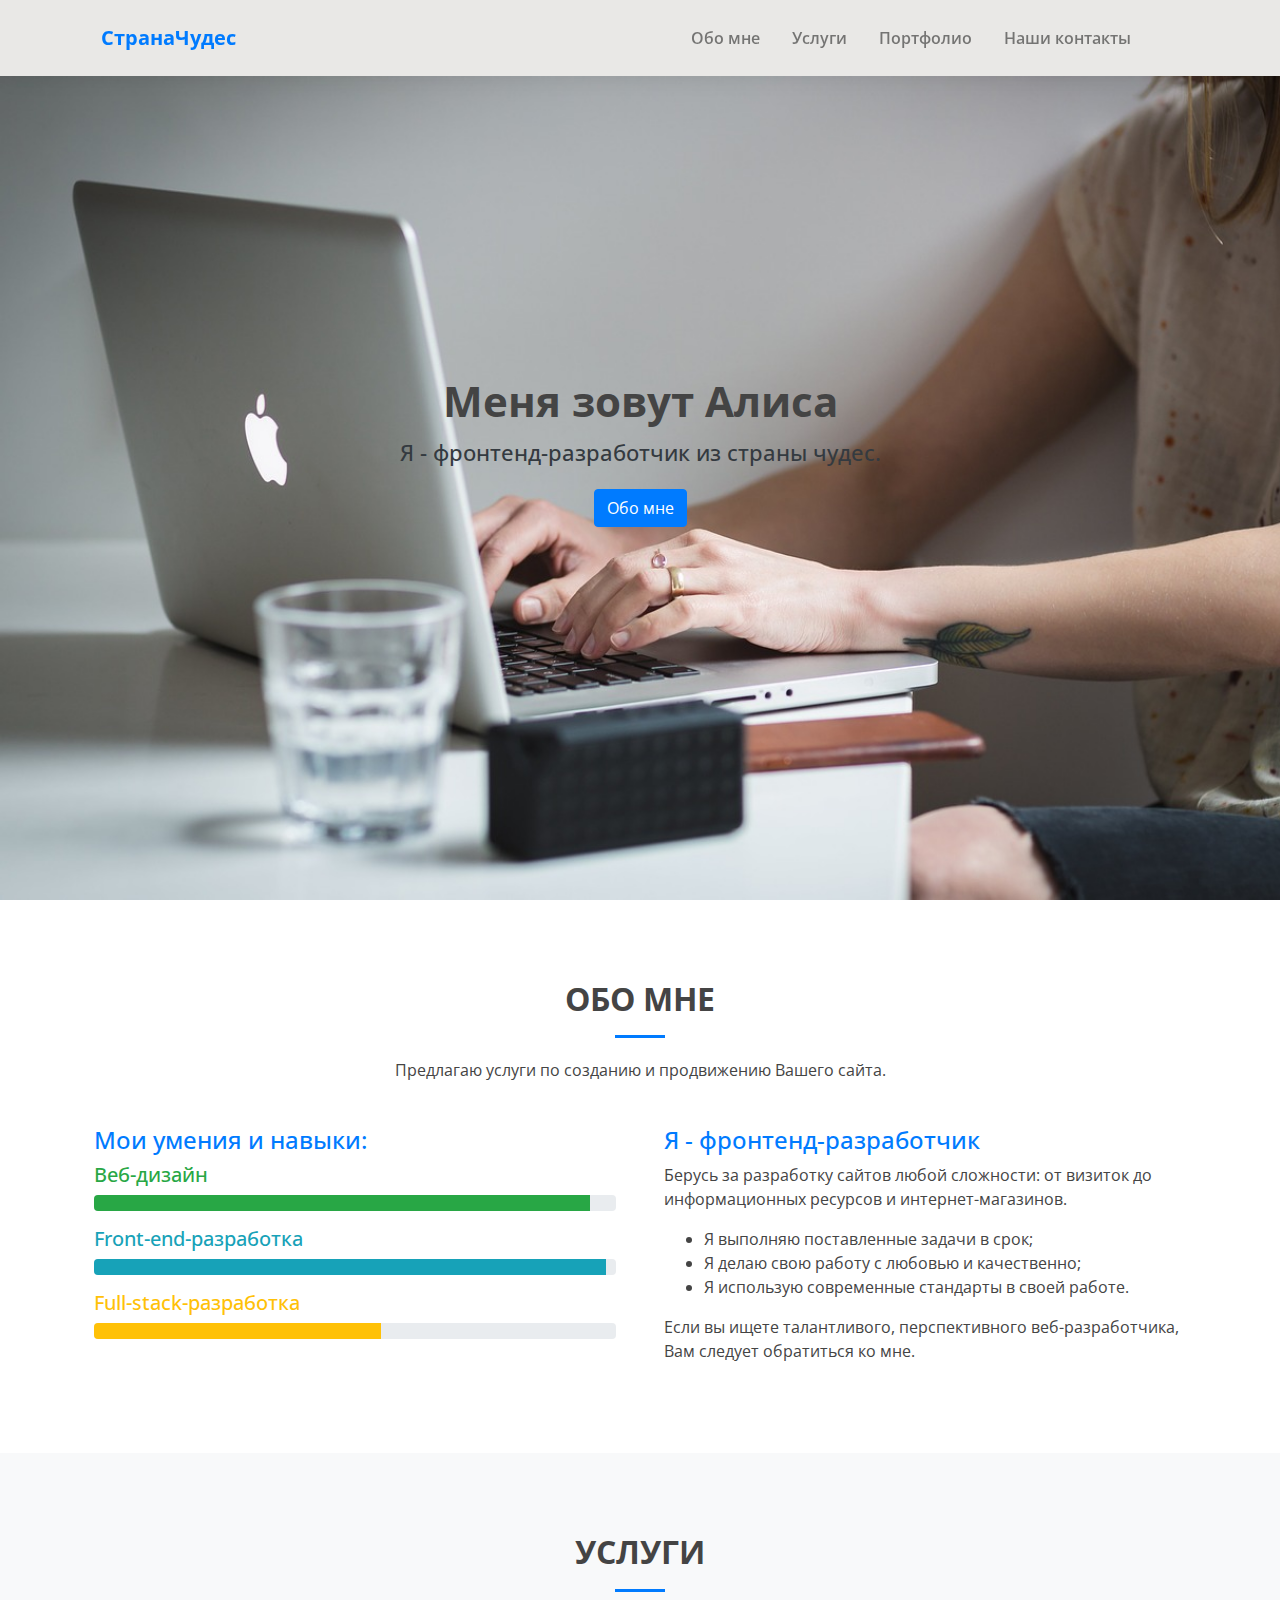
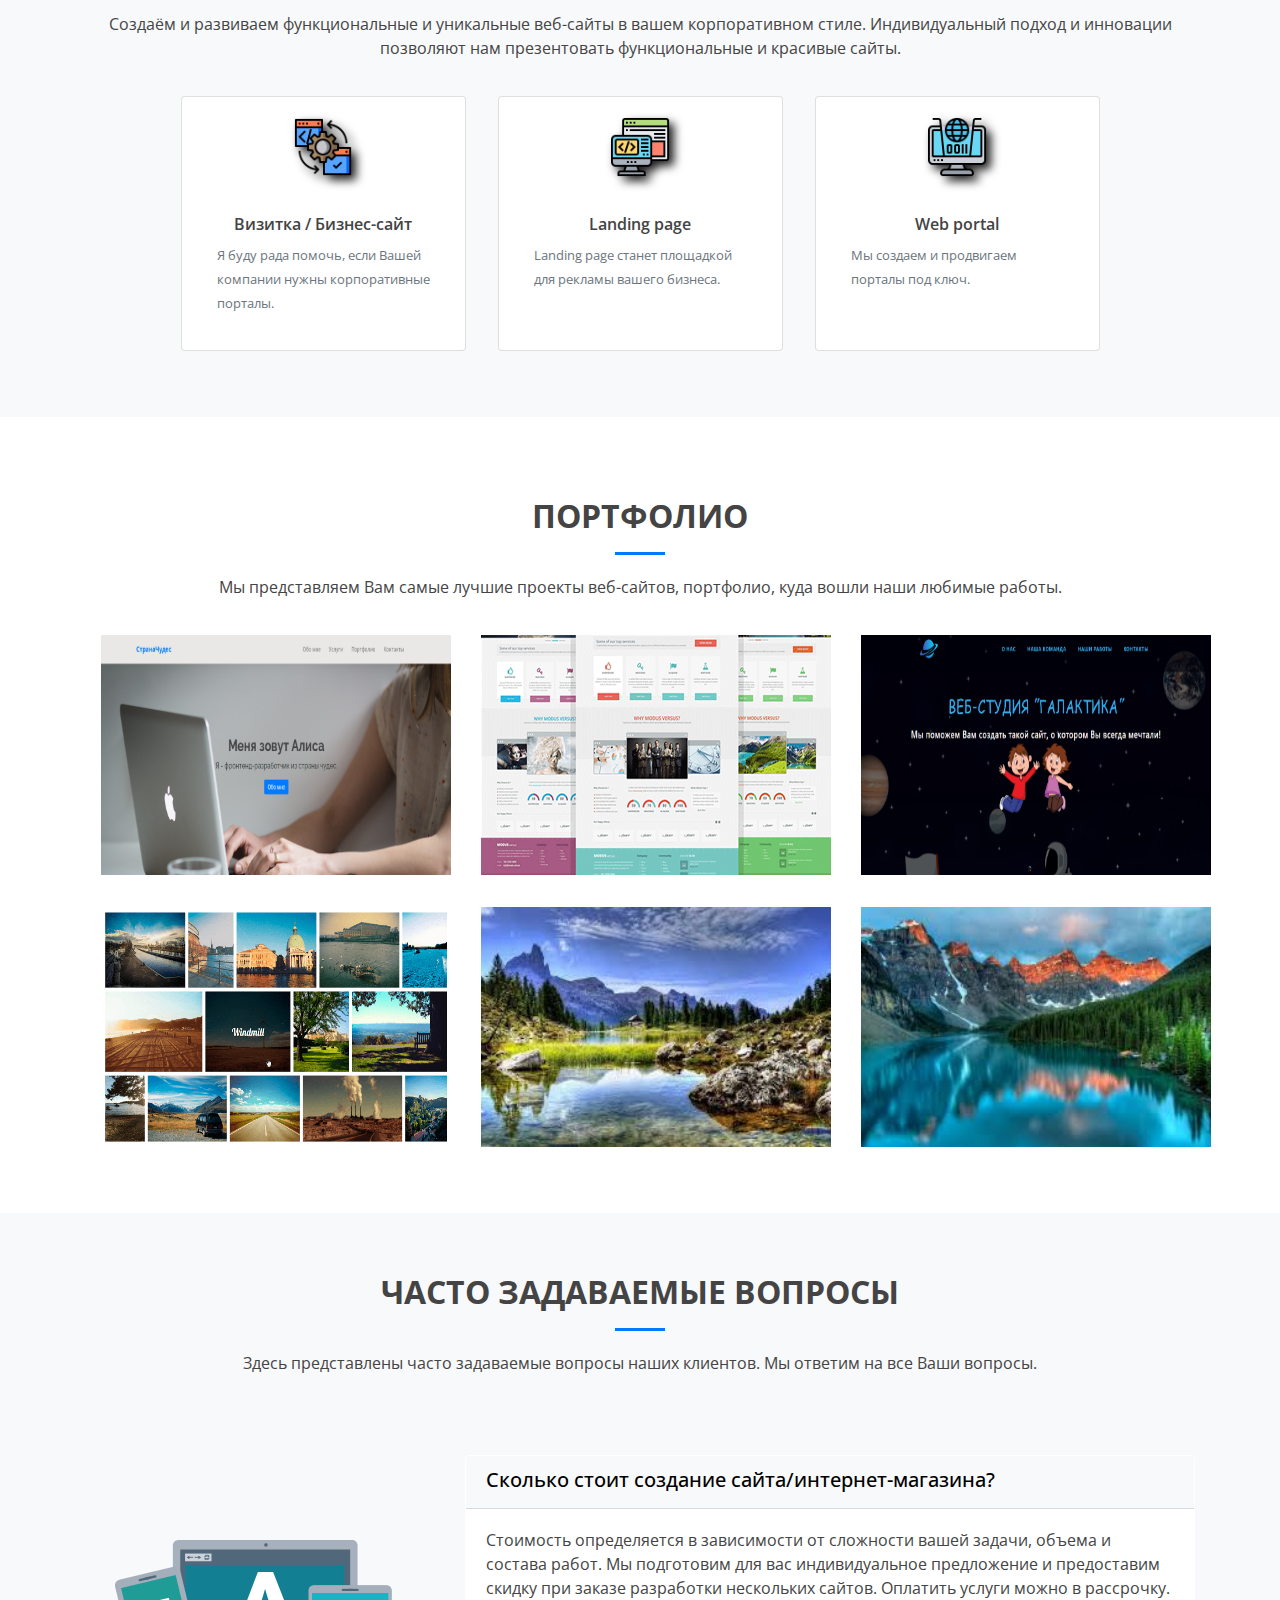
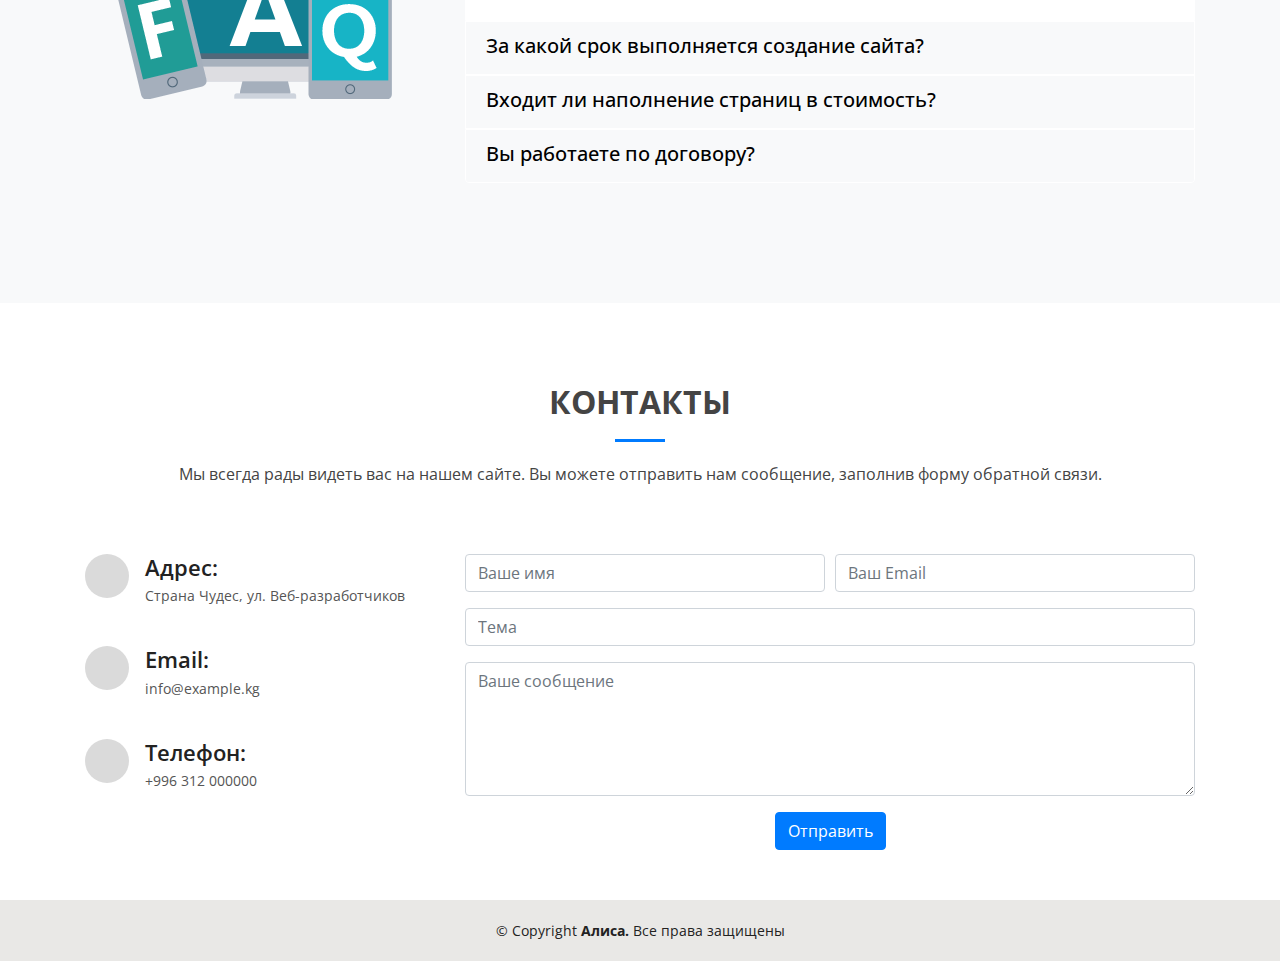
<file: index.html>
<!DOCTYPE html>
<html lang="ru">
<head>
  <meta charset="utf-8">
  <meta content="width=device-width, initial-scale=1.0" name="viewport">
  <title> Портфолио </title>
  <link href="https://fonts.googleapis.com/css?family=Open+Sans:300,300i,400,400i,600,600i,700,700i|Raleway:300,300i,400,400i,500,500i,600,600i,700,700i|Poppins:300,300i,400,400i,500,500i,600,600i,700,700i" rel="stylesheet">
  <link rel="stylesheet" href="https://pro.fontawesome.com/releases/v5.10.0/css/all.css" integrity="sha384-AYmEC3Yw5cVb3ZcuHtOA93w35dYTsvhLPVnYs9eStHfGJvOvKxVfELGroGkvsg+p" crossorigin="anonymous"/>
  <link rel="stylesheet" href="https://stackpath.bootstrapcdn.com/bootstrap/4.5.2/css/bootstrap.min.css" integrity="sha384-JcKb8q3iqJ61gNV9KGb8thSsNjpSL0n8PARn9HuZOnIxN0hoP+VmmDGMN5t9UJ0Z" crossorigin="anonymous">
  <link rel="stylesheet" type="text/css" href="./css/style.css">
</head>

<body data-spy="scroll" data-target=".navbar" data-offset="50">

  <!-- ======= Header ======= -->
  <header id="header" class="fixed-top">
    <div class="container" >
      <nav class="navbar navbar-expand-lg navbar-light">
        <a class="navbar-brand" href="#"> СтранаЧудес </a>
        <button class="navbar-toggler" type="button" data-toggle="collapse" data-target="#navbarContent" aria-controls="navbarContent" aria-expanded="false" aria-label="Toggle navigation">
         <span class="navbar-toggler-icon"></span>
       </button>
       <div class="collapse navbar-collapse " id="navbarContent">
         <ul class="navbar-nav mr-4">
           <li class="nav-item">
             <a class="nav-link" href="#about"> Обо мне </a>
           </li>
           <li class="nav-item">
             <a class="nav-link " href="#services"> Услуги </a>
           </li>
           <li class="nav-item">
             <a class="nav-link " href="#portfolio"> Портфолио </a>
           </li>
           <li class="nav-item">
             <a class="nav-link " href="#contact"> Наши контакты </a>
           </li>
         </ul>
       </div>
     </nav>
   </div>
 </header>
 <!-- End Header -->
 <!-- ======= Hero ======= -->
 <section id="hero" class="d-flex align-items-center">
  <div class="container d-flex flex-column align-items-center">
    <h1> Меня зовут Алиса </h1>
    <h2 class="text-dark"> Я - фронтенд-разработчик из страны чудес.  </h2>
    <a href="#about" class="btn btn-primary mt-4"> Обо мне</a>
  </div>
</section>
<!-- End Hero -->

<!-- ======= Main ======= -->
<main id="main">
  <!-- ======= About ======= -->
  <section id="about" class="about">
    <div class="container">
      <div class="section-title">
        <h2> Обо мне </h2>
        <p> Предлагаю услуги по созданию и продвижению Вашего сайта.
        </p>
      </div>
      <div class="row">
        <div class="col-lg-6 p-4 content">
          <h4 class="text-primary"> Мои умения и навыки: </h4>
          <h5 class="text-success">  Веб-дизайн </h5>
          <div class="progress mb-3">
            <div class="progress-bar bg-success" role="progressbar" style="width: 95%" aria-valuenow="95" aria-valuemin="0" aria-valuemax="100"></div>
          </div>
          <h5 class="text-info">  Front-end-разработка </h5>
          <div class="progress mb-3">
            <div class="progress-bar bg-info" role="progressbar" style="width: 98%" aria-valuenow="98" aria-valuemin="0" aria-valuemax="100"></div>
          </div>
          <h5 class="text-warning">  Full-stack-разработка </h5>
          <div class="progress mb-3">
            <div class="progress-bar bg-warning" role="progressbar" style="width: 55%" aria-valuenow="55" aria-valuemin="0" aria-valuemax="100"></div>
          </div>
        </div>
        <div class="col-lg-6 p-4 content">
          <h4 class="text-primary"> Я -  фронтенд-разработчик</h4>
          <p>
            Берусь за разработку сайтов любой сложности: от визиток до информационных ресурсов и интернет-магазинов.
          </p>
          <ul>
            <li> Я выполняю поставленные задачи в срок; </li>
            <li> Я делаю свою работу с любовью и качественно; </li>
            <li>  Я использую современные стандарты в своей работе. </li>    
          </ul>
          <p>Если вы ищете талантливого, перспективного веб-разработчика, Вам следует обратиться ко мне.</p>
        </div>
      </div>
    </div>
  </section>
  <!-- End About -->
  <!-- ======= Services ======= -->
  <section id="services" class="bg-light">
    <div class="container">
      <div class="section-title">
        <h2> Услуги </h2>
        <p>Создаём и развиваем функциональные и уникальные веб-сайты в вашем корпоративном стиле. Индивидуальный подход и инновации позволяют нам презентовать функциональные и красивые сайты.</p>
      </div>
      <div class="row" style="justify-content: center">
        <div class="card col-md-3 col-12 m-3">
          <div class="card-content">
            <div class="card-body d-flex flex-column align-items-center"> 
              <img class="img" src="./img/web.png" />
              <div class="shadow"></div>
              <div class="card-title"> Визитка / Бизнес-сайт </div>
              <div class="card-subtitle">
                <p> <small class="text-muted">
                  Я буду рада помочь, если Вашей компании нужны корпоративные порталы.
                </small> </p>
              </div>
            </div>
          </div>
        </div>
        <div class="card col-md-3 col-12 m-3">
          <div class="card-content">
            <div class="card-body card-body d-flex flex-column align-items-center"> 
              <img class="img" src="./img/backend.png" />
              <div class="card-title"> Landing page </div>
              <div class="card-subtitle">
                <p> <small class="text-muted"> Landing page станет площадкой для рекламы вашего бизнеса. </small> </p>
              </div>
            </div>
          </div>
        </div>
        <div class="card col-md-3 col-12 m-3">
          <div class="card-content">
            <div class="card-body card-body d-flex flex-column align-items-center"> 
              <img class="img" src="./img/data-processing.png" />
              <div class="card-title"> Web portal </div>
              <div class="card-subtitle">
                <p> <small class="text-muted">Мы создаем и продвигаем порталы под ключ.</small> </p>
              </div>
            </div>
          </div>
        </div>
      </div>
    </div>
  </section>
  <!-- End Services -->
  <!-- ======= Portfolio ======= -->
  <section id="portfolio">
   <div class="container">
    <div class="section-title">
      <h2> Портфолио </h2>
      <p> Мы представляем Вам самые лучшие проекты веб-сайтов, портфолио, куда вошли наши любимые работы.</p>
    </div>
    <div class="row">
     <div class="col-lg-4 col-md-4 col-sm-12">
      <img align="center" src="./img/portfolio_1.png" class="img-fluid">
    </div>
    <div class="col-lg-4 col-md-4 col-sm-12">
      <img align="center" src="./img/portfolio_2.png" class="img-fluid">
    </div>
    <div class="col-lg-4 col-md-4 col-sm-12">
      <img align="center" src="./img/portfolio_3.png" class="img-fluid">
    </div>
    <div class="col-lg-4 col-md-4 col-sm-12">
      <img align="center" src="./img/portfolio_4.png" class="img-fluid">
    </div>
    <div class="col-lg-4 col-md-4 col-sm-12">
      <img align="center" src="./img/portfolio_5.jpg" class="img-fluid">
    </div>
    <div class="col-lg-4 col-md-4 col-sm-12">
      <img align="center" src="./img/portfolio_6.jpg" class="img-fluid">
    </div>
      </div>
    </div>
  </section>
<!-- End Portfolio -->
<!-- ======= Faq ======= -->
<section id="faq" class="bg-light">
  <div class="container">
    <div class="row section-title d-flex justify-content-center">
      <h2> Часто задаваемые вопросы </h2>
      <p> Здесь представлены часто задаваемые вопросы наших клиентов. Мы ответим на все Ваши вопросы.</p>
    </div>
    <div class="row d-flex align-items-center">
      <div class="col-lg-4 col-md-4 d-flex justify-content-center">
        <img src="./img/faq.png" class="img-fluid">
      </div>
      <div class="col-lg-8 col-md-8">
        <div class="accordion" id="faq">
          <div class="card">
            <div class="card-header bg-light" id="faq1">
              <a data-toggle="collapse" data-parent="#faq" href="#collapseFaq1" aria-expanded="true"
              aria-controls="collapseFaq1">
              <h5 class="mb-1 d-flex justify-content-between">
                Сколько стоит создание сайта/интернет-магазина? 
                <i class="far fa-question-circle"></i>
              </h5>
            </a>
          </div>
          <div id="collapseFaq1" class="collapse show" role="tabpanel" aria-labelledby="faq1"
          data-parent="#faq">
          <div class="card-body">
            Стоимость определяется в зависимости от сложности вашей задачи, объема и состава работ. Мы подготовим для вас индивидуальное предложение и предоставим скидку при заказе разработки нескольких сайтов. Оплатить услуги можно в рассрочку.
          </div>
        </div>
      </div>
      <div class="card">
        <div class="card-header bg-light" role="tab" id="faq2">
          <a class="collapsed" data-toggle="collapse" data-parent="#faq" href="#collapseTwo2"
          aria-expanded="false" aria-controls="collapseTwo2">
          <h5 class="mb-1 d-flex justify-content-between">
            За какой срок выполняется создание сайта? <i class="far fa-question-circle"></i>
          </h5>
        </a>
      </div>
      <div id="collapseTwo2" class="collapse" role="tabpanel" aria-labelledby="faq2"
      data-parent="#faq">
      <div class="card-body">
        Срок выполнения работ зависит от объема и сложности стоящей перед нами задачи. В среднем наши клиенты получают готовый ресурс через 1 месяц после начала сотрудничества.
      </div>
    </div>
  </div>
  <div class="card">
    <div class="card-header bg-light" role="tab" id="faq3">
      <a class="collapsed" data-toggle="collapse" data-parent="#faq" href="#collapseThree3"
      aria-expanded="false" aria-controls="collapseThree3">
      <h5 class="mb-1 d-flex justify-content-between">
        Входит ли наполнение страниц в стоимость? <i class="far fa-question-circle"></i>
      </h5>
    </a>
  </div>
  <div id="collapseThree3" class="collapse" role="tabpanel" aria-labelledby="faq3"
  data-parent="#faq">
  <div class="card-body">
    Мы выполняем базовое наполнение ресурса контентом, который вы предоставите. Если вам необходимо написать качественные тексты с нуля, вы можете заказать эту услугу за отдельную плату.
  </div>
</div>
</div>
<div class="card">
  <div class="card-header bg-light" role="tab" id="faq4">
    <a class="collapsed" data-toggle="collapse" data-parent="#faq" href="#collapseFour4"
    aria-expanded="false" aria-controls="collapseFour4">
    <h5 class="mb-1 d-flex justify-content-between">
      Вы работаете по договору? <i class="far fa-question-circle"></i>
    </h5>
  </a>
</div>
<div id="collapseFour4" class="collapse" role="tabpanel" aria-labelledby="faq4"
data-parent="#faq">
<div class="card-body">
  Да, конечно. Мы заключаем с клиентами официальный договор, в котором закрепляем сроки и стоимость работы. Цена после подписания документов остается неизменной.
</div>
</div>
</div>
</div>
</div>
</div>
</div>
</section>  
<!-- End Faq -->
<!-- ======= Contact ======= -->
<section id="contact">
  <div class="container">
    <div class="section-title">
      <h2> Контакты </h2>
      <p>Мы всегда рады видеть вас на нашем сайте. Вы можете отправить нам сообщение, заполнив форму обратной связи. </p>
    </div>
    <div class="row mt-5">
      <div class="col-lg-4">
        <div class="info">
          <div class="address">
            <i class="fas fa-map-marker-alt"></i>
            <h4>Адрес:</h4>
            <p>Страна Чудес, ул. Веб-разработчиков </p>
          </div>
          <div class="email">
            <i class="fas fa-envelope-open-text"></i>
            <h4>Email:</h4>
            <p>info@example.kg</p>
          </div>
          <div class="phone">
            <i class="fas fa-phone"></i>
            <h4>Телефон:</h4>
            <p>+996 312 000000 </p>
          </div>
        </div>
      </div>
      <div class="col-lg-8 mt-5 mt-lg-0">
        <form action="#" method="post" role="form">
          <div class="form-row">
            <div class="col-md-6 form-group">
              <input type="text" name="name" class="form-control" id="name" placeholder="Ваше имя">
            </div>
            <div class="col-md-6 form-group">
              <input type="email" class="form-control" name="email" id="email" placeholder="Ваш Email">
            </div>
          </div>
          <div class="form-group">
            <input type="text" class="form-control" name="subject" id="subject" placeholder="Тема" data-rule="minlen:4" data-msg="Please enter at least 8 chars of subject">
          </div>
          <div class="form-group">
            <textarea class="form-control" name="message" rows="5" data-rule="required"  placeholder="Ваше сообщение"></textarea>
          </div>

          <div class="text-center"><button type="submit" class="btn btn-primary"> Отправить </button></div>
        </form>
      </div>
    </div>
  </div>
</section>
<!-- End Contact -->
</main>
<!-- End Main -->
<!-- ======= Footer ======= -->
<footer id="footer">
  <div class="container">
    <div class="copyright">
      © Copyright <strong><span> Алиса. </span></strong> Все права защищены
    </div>
  </div>
</footer>
<!-- End Footer -->

<button onclick="topFunction()" id="myBtn" title="Перейти к началу">Вверх</button>

<script type="text/javascript">
  mybutton = document.getElementById("myBtn");
  window.onscroll = function() {scrollFunction()};
  function scrollFunction() {
    if (document.body.scrollTop > 20 || document.documentElement.scrollTop > 20) {
      mybutton.style.display = "block";
    } else {
      mybutton.style.display = "none";
    }
  }
  function topFunction() {
    document.body.scrollTop = 0; 
    document.documentElement.scrollTop = 0; 
  }
</script>

<script src="https://code.jquery.com/jquery-3.5.1.slim.min.js" integrity="sha384-DfXdz2htPH0lsSSs5nCTpuj/zy4C+OGpamoFVy38MVBnE+IbbVYUew+OrCXaRkfj" crossorigin="anonymous"></script>
<script src="https://cdn.jsdelivr.net/npm/popper.js@1.16.1/dist/umd/popper.min.js" integrity="sha384-9/reFTGAW83EW2RDu2S0VKaIzap3H66lZH81PoYlFhbGU+6BZp6G7niu735Sk7lN" crossorigin="anonymous"></script>
<script src="https://stackpath.bootstrapcdn.com/bootstrap/4.5.2/js/bootstrap.min.js" integrity="sha384-B4gt1jrGC7Jh4AgTPSdUtOBvfO8shuf57BaghqFfPlYxofvL8/KUEfYiJOMMV+rV" crossorigin="anonymous"></script>

</body>
</html>
</file>
<file: css/style.css>
/*--------------------------------------------------------------
# Main
--------------------------------------------------------------*/
html {
  scroll-behavior: smooth;
}

body {
  margin: 0 auto;
  padding: 0;
  font-family: "Open Sans", sans-serif;
  color: #444444;
}

a {
  color: #000;
}

a:hover {
  color: #007bff;
  text-decoration: none;
}


/*--------------------------------------------------------------
# Header
--------------------------------------------------------------*/
#header {
  background: #e9e8e6;
  box-shadow: 0px 0px 25px 0 rgba(0, 0, 0, 0.08);
  z-index: 997;
  padding: 10px 0;
}

#header .logo {
  font-size: 32px;
  margin: 0;
  padding: 0;
  line-height: 1;
  font-weight: 400;
  letter-spacing: 2px;
  text-transform: uppercase;
}

#header .logo a {
  color: #222222;
}

#header .logo img {
  max-height: 30px;
}

@media (max-width: 992px) {
  #header .logo {
    font-size: 28px;
  }
}

#header .navbar-brand{
  color: #007bff;
  font-weight: 700;
  cursor: pointer;
}
#header .nav-link{
  font-weight: 600;
  margin-right: 1em !important;
  display: block;
  position: relative;
  transition: 0.3s;
}
#header .nav-link:hover, #header .nav-link.active {
  color: #007bff;
}
#header .nav-link:hover:before, #header .nav-link.active:before {
  visibility: visible;
  width: 30px;
}
#header .nav-link:before {
    content: "";
    position: absolute;
    width: 0;
    height: 2px;
    bottom: -3px;
    left: 10px;
    background-color: #007bff;
    visibility: hidden;
    width: 0px;
    transition: all 0.3s ease-in-out 0s;
}
#header .navbar-collapse{
  justify-content: flex-end;
}
#header .navbar-toggler{
  background:#fff !important;
}
/*--------------------------------------------------------------
# Hero 
--------------------------------------------------------------*/
#hero {
  width: 100%;
  height: 100vh;
  background: url("../img/hero-bg1.jpg") no-repeat;
  background-size: cover;
}

#hero h1 {
  margin: 0;
  font-size: 42px;
  font-weight: 700;
  line-height: 56px;
}

#hero h2 {
  color: #6f6f6f;
  margin: 10px 0 0 0;
  font-size: 22px;
}

@media (max-width: 992px) {
#hero:before {
    content: "";
    background: rgba(255, 255, 255, 0.8);
    position: absolute;
    bottom: 0;
    top: 0;
    left: 0;
    right: 0;
}

  #hero h1 {
    font-size: 28px;
    line-height: 36px;
  }
  #hero h2 {
    font-size: 18px;
    line-height: 24px;
  }
}

@media (max-width: 992px) {
#hero .container {
    padding-top: 58px;
}

#hero .container {
    padding-top: 80px;
    position: relative;
  }
}
/*--------------------------------------------------------------
# Sections 
--------------------------------------------------------------*/
.section-title {
  text-align: center;
  padding-bottom: 20px;
}
.section-title h2 {
  font-size: 32px;
  font-weight: bold;
  text-transform: uppercase;
  margin-bottom: 20px;
  padding-bottom: 20px;
  position: relative;
}
.section-title h2::after {
  content: '';
  position: absolute;
  display: block;
  width: 50px;
  height: 3px;
  background: #007bff;
  bottom: 0;
  left: calc(50% - 25px);
}
.section-title p {
  margin-bottom: 0;
}

/*--------------------------------------------------------------
# About
--------------------------------------------------------------*/
#about {
  padding: 80px 0 50px 0;
}

/*--------------------------------------------------------------
# Services
--------------------------------------------------------------*/
#services {
   padding: 80px 0 50px 0;
}
#services .card {
    cursor: pointer
}

#services .hd {
    font-size: 25px;
    font-weight: 550
}

#services .card.hover,
#services .card:hover {
  box-shadow: 0 20px 40px rgba(0, 0, 0, .2);
  transform: scale(1.1);
}
#services .card:hover img {
  transform: scale(1.2);
}
#services .img {
    width: 60px;
    margin-bottom: 35px;
    -webkit-filter: drop-shadow(5px 5px 5px #222);
    filter: drop-shadow(5px 5px 5px #222)
}

#services .card-title {
    font-weight: 600
}


/*--------------------------------------------------------------
# Portfolio
--------------------------------------------------------------*/

#portfolio {
  padding: 80px 0 50px 0;
  position: relative; 
}
#portfolio h1{
 color:#F97300;
 margin: 2em; 
}
#portfolio img{
  height: 15rem;
  width: 100%;
  margin: 1em;
}

/*--------------------------------------------------------------
# Contact
--------------------------------------------------------------*/
#contact {
   padding: 80px 0 50px 0;
}
#contact .info {
  width: 100%;
  background: #fff;
}

#contact .info i {
  font-size: 20px;
  color: #007bff;
  float: left;
  width: 44px;
  height: 44px;
  background: #dadada;
  display: flex;
  justify-content: center;
  align-items: center;
  border-radius: 50px;
  transition: all 0.3s ease-in-out;
}

#contact .info h4 {
  padding: 0 0 0 60px;
  font-size: 22px;
  font-weight: 600;
  margin-bottom: 5px;
  color: #222222;
}

#contact .info p {
  padding: 0 0 0 60px;
  margin-bottom: 0;
  font-size: 14px;
  color: #555555;
}

#contact .info .email, 
#contact .info .phone {
  margin-top: 40px;
}
#contact .info .email:hover i, 
#contact .info .address:hover i, 
#contact .info .phone:hover i {
  background: #007bff;
  color: #fff;
}


/*--------------------------------------------------------------
# Faq
--------------------------------------------------------------*/
#faq {
  padding: 60px 0;
}
#faq .card {
    border: 1px solid #fff;
}


/*--------------------------------------------------------------
# Footer
--------------------------------------------------------------*/
#footer {
  background: #e9e8e6;
  padding: 20px 0;
  color: #222222;
  font-size: 14px;
  text-align: center;
}

/*--------------------------------------------------------------
# Кнопка скроллинга вверх
--------------------------------------------------------------*/

#myBtn {
  display: none; 
  position: fixed; 
  bottom: 10px; 
  right: 30px; 
  z-index: 99; 
  border: none; 
  outline: none; 
  background-color: #007bff; 
  color: white; 
  cursor: pointer; 
  padding: 15px; 
  border-radius: 10px; 
  font-size: 18px; /
}

#myBtn:hover {
  background-color: #555; 
}
</file>
